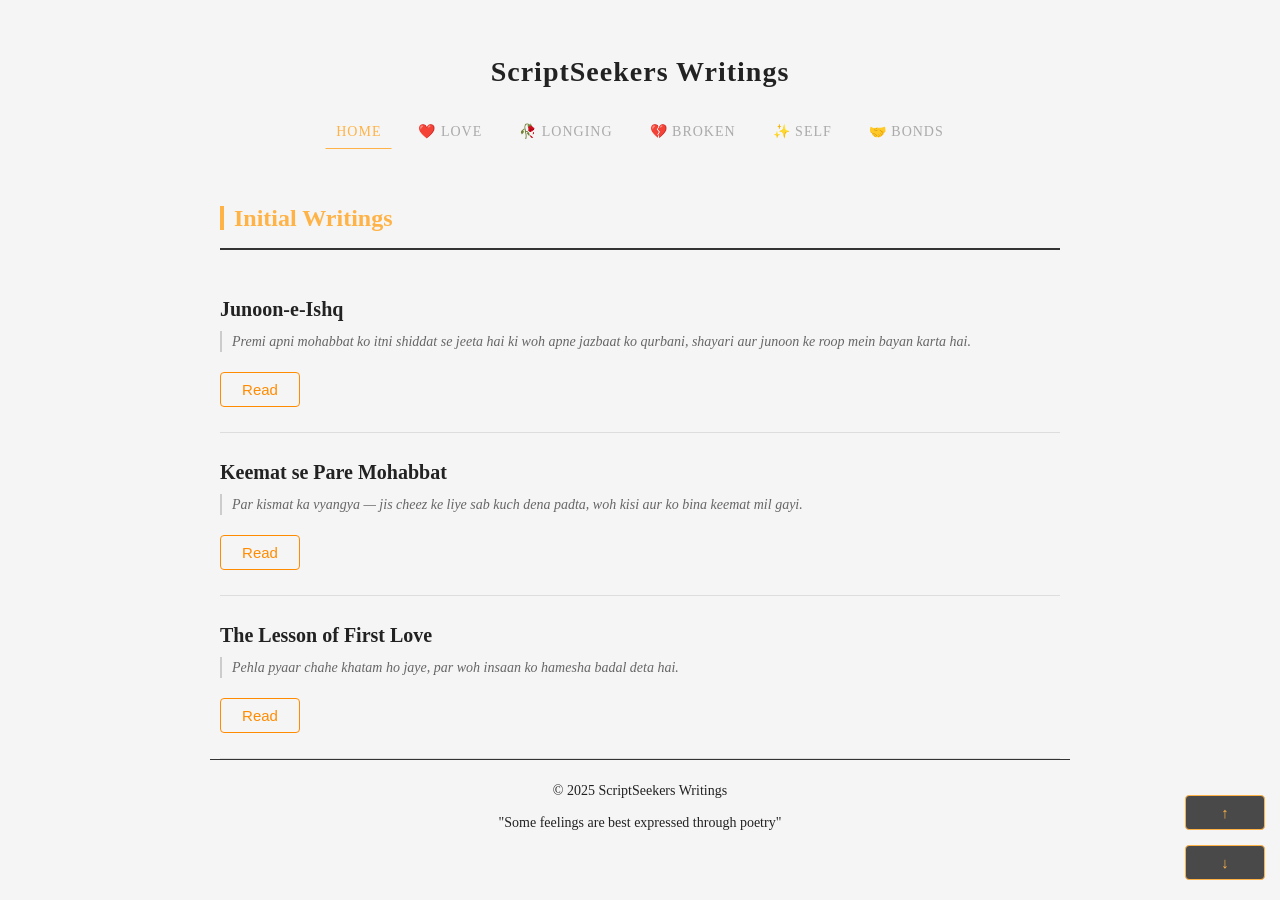
<file: index.html>
<!DOCTYPE html>
<html lang="en">

<head>
  <meta charset="UTF-8">
  <meta name="viewport" content="width=device-width, initial-scale=1.0">
  <title>ScriptSeekers Writings - Home</title>
  <link rel="stylesheet" href="styles.css">
  <link rel="stylesheet" href="mobile.css" media="(max-width: 768px)">
</head>

<body>

  <h1 id="top">ScriptSeekers Writings</h1>

  <div class="nav-buttons">
    <button onclick="goTop()" title="Go to top">↑</button>
    <button onclick="goBottom()" title="Go to bottom">↓</button>
  </div>

  <div class="section-nav">
    <a href="index.html" style="color: #ffb347; border-bottom: 1px solid #ffb347;">Home</a>
    <a href="love.html">❤️ Love</a>
    <a href="longing.html">🥀 Longing</a>
    <a href="broken.html">💔 Broken</a>
    <a href="self.html">✨ Self</a>
    <a href="bonds.html">🤝 Bonds</a>
  </div>

  <div class="featured-writings">
    <h2 class="section-header">Initial Writings</h2>

    <div class="card">
      <div class="title">Junoon-e-Ishq</div>
      <div class="summary">Premi apni mohabbat ko itni shiddat se jeeta hai ki woh apne jazbaat ko qurbani, shayari aur
        junoon ke roop mein bayan karta hai.</div>
      <button onclick="toggle(this)">Read</button>
      <div class="content">
        Tum kisi talab par aao,
        Main wahi doob dikhauga.
        Akshar bhar mera naam ka bolo,
        Badnaam bhi ho jaunga. ❤️
        Tum se hai to duniya se pyaar hai mujhko,
        Tum muh fero,
        Main qayamat launga.
        Praan mere pallo mein baandhke,
        Bas awaaz bakhsh do.
        Tumhari payal aur meri dhadkan si,
        Main nazmon mein sunaunga.
        Aur jo koi sookha kar de,
        Meri is madhushala ko, ❤️
        Main devon ke kanthon se halahal ugalvaunga.
      </div>
    </div>

    <div class="card">
      <div class="title">Keemat se Pare Mohabbat</div>
      <div class="summary">Par kismat ka vyangya — jis cheez ke liye sab kuch dena padta, woh kisi aur ko bina keemat
        mil gayi.</div>
      <button onclick="toggle(this)">Read</button>
      <div class="content">
        Mujhe wo har minnat me chahiye tha,
        Aankhon ke zeenat pe chaliye tha.

        Usse muft mein paa liye kisi ne…
        Jo mujhe har keemat mein chahiye tha.
      </div>
    </div>

    <div class="card">
      <div class="title">The Lesson of First Love</div>
      <div class="summary">Pehla pyaar chahe khatam ho jaye, par woh insaan ko hamesha badal deta hai.</div>
      <button onclick="toggle(this)">Read</button>
      <div class="content">
        No matter how it ends, first love always changes you.
        It always teaches you something very special, something very deep.

        #NewPerspective #First-Love
        #deep.love #LOVE_IS_ROYALTY
      </div>
    </div>
  </div>

  <footer>
    <div class="footer-bottom">
      <p>© 2025 ScriptSeekers Writings</p>
      <p>"Some feelings are best expressed through poetry"</p>
    </div>
  </footer>

  <div id="bottom"></div>
  <script src="script.js"></script>
</body>

</html>
</file>
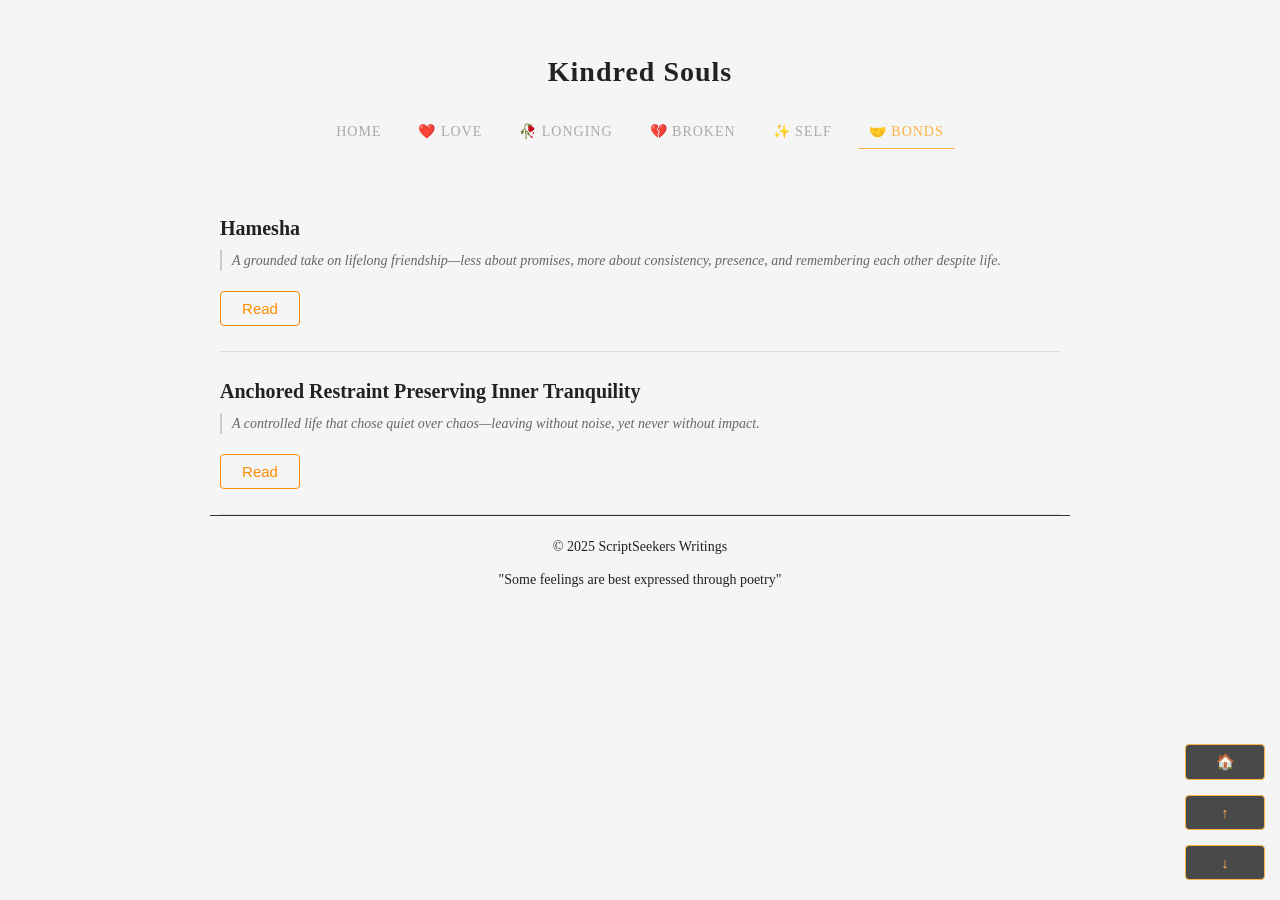
<file: bonds.html>
<!DOCTYPE html>
<html lang="en">
<head>
  <meta charset="UTF-8">
  <meta name="viewport" content="width=device-width, initial-scale=1.0">
  <title>Kindred Souls - ScriptSeekers</title>
  <link rel="stylesheet" href="styles.css">
  <link rel="stylesheet" href="mobile.css" media="(max-width: 768px)">
</head>
<body>
  
<h1 id="top">Kindred Souls</h1>

<div class="nav-buttons">
  <button onclick="location.href='index.html'" title="Go Home">🏠</button>
  <button onclick="goTop()" title="Go to top">↑</button>
  <button onclick="goBottom()" title="Go to bottom">↓</button>
</div>

<div class="section-nav">
  <a href="index.html">Home</a>
  <a href="love.html">❤️ Love</a>
  <a href="longing.html">🥀 Longing</a>
  <a href="broken.html">💔 Broken</a>
  <a href="self.html">✨ Self</a>
  <a href="bonds.html" style="color: #ffb347; border-bottom: 1px solid #ffb347;">🤝 Bonds</a>
</div>

<div id="bonds">
  <!-- 8 -->
  <div class="card">
    <div class="title">Hamesha</div>
    <div class="summary">A grounded take on lifelong friendship—less about promises, more about consistency, presence, and remembering each other despite life.</div>
    <button onclick="toggle(this)">Read</button>
    <div class="content">
  Forever dosti koi vaada nahi,
  ek choti si zimmedaari hoti hai.
  Hum chahe pehli priority na bane,
  par ek priority zaroor hote hain.
  
  Zindagi sabko busy karti hai,
  raaste alag-alag mod leti hain.
  Phir bhi asli dosti tab dikhti hai
  jab hum yaad rakhte hain
  ki koi humara bhi hai.
  
  Na roz ki baatein zaroori,
  na har pal saath rehna.
  Bas kabhi-kabhi ek message,
  ek smile, ek "tu theek hai na?"
  
  Forever dosti ka raaz yahi hai
  ki hum perfect nahi hote,
  par phir bhi ek dusre ko
  apni priorities mein
  kahin na kahin rakhe rehte hain.
    </div>
  </div>
  
  <!-- 16 --> 
  <div class="card">
    <div class="title">Anchored Restraint Preserving Inner Tranquility</div> 
    <div class="summary">
      A controlled life that chose quiet over chaos—leaving without noise, yet never without impact.
    </div>
    <button onclick="toggle(this)">Read</button>
    <div class="content">
      He lived contained, not because he felt less,  
      but because he understood the cost of chaos.
      He chose peace with control over loud connection,  
      and in leaving softly,  
      he taught others how to stand without him.
  
      Woh logon ke beech hansi chhod jaata hai,
      par apni khamoshi kahin aur likh jaata hai.
      Zinda reh ke usne khud ko sambhaala,
      mar ke shayad apna bojh halka kar jaata hai.
  
      Usse uljhan se darr nahi था,
      bas dil ke shor se bach ke chala.
      Kaam mein usne nishaan chhode,
      rishton mein bas itna ki —
      kisi ko tootna na pade.
  
      Woh dil deta था, par poora nahi,
      kyunki usse yaadein bhaari lagti thi.
      Par jab woh nahi rahega,
      tab log samjhenge —
      uski kam baatein bhi wazan rakhti thi.
  
      Akela rehna uski kamzori nahi thi,
      yeh uska tarika था zinda rehne ka.
      Par marne ke baad,
      uska sukoon logon ke yaadon mein badhega,
      kyunki woh kabhi bojh nahi bana.
  
      Woh chala jaayega bina hungame ke,
      jaise jeeya था waise hi — shaant.
      Par jo ek baar uski zindagi mein aaya,
      uske andar ek aadat chhod jaayega:
      khud ko sambhaal ke jeene ki.
  
      Aur shayad yehi uski jeet hai —
      na roye hue log,
      na tootay hue dil,
      bas ek khamosh respect
      jo uske baad bhi zinda rahe.
  
      Kyunki kuch log jeete hain pyaar ke liye,
      aur kuch —
      taaki unke jaane ke baad bhi
      duniya thodi zyada stable lage.
    </div>
  </div>
</div>

<footer>
  <div class="footer-bottom">
    <p>© 2025 ScriptSeekers Writings</p>
    <p>"Some feelings are best expressed through poetry"</p>
  </div>
</footer>

<div id="bottom"></div>
<script src="script.js"></script>
</body>
</html>
</file>
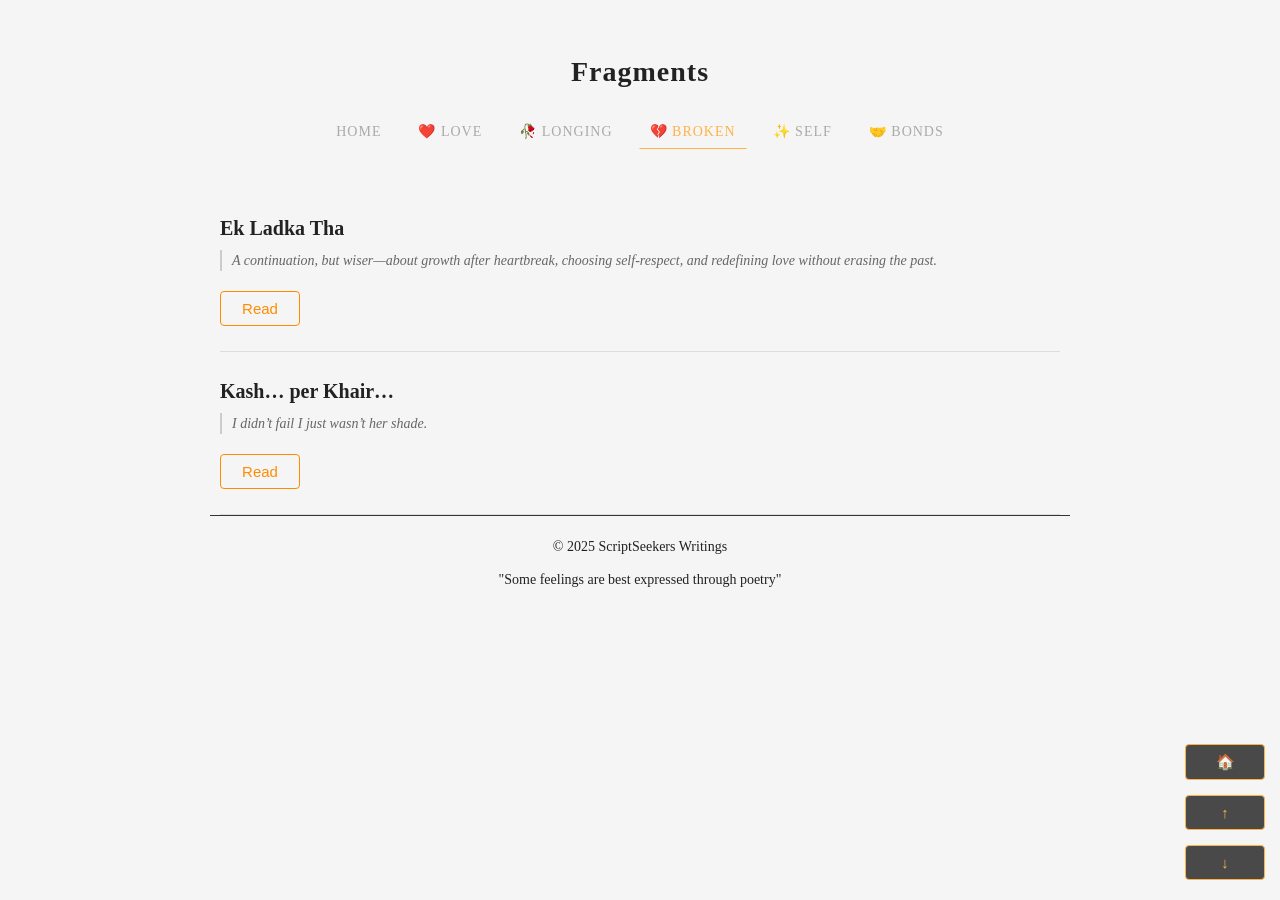
<file: broken.html>
<!DOCTYPE html>
<html lang="en">
<head>
  <meta charset="UTF-8">
  <meta name="viewport" content="width=device-width, initial-scale=1.0">
  <title>Fragments - ScriptSeekers</title>
  <link rel="stylesheet" href="styles.css">
  <link rel="stylesheet" href="mobile.css" media="(max-width: 768px)">
</head>
<body>
  
<h1 id="top">Fragments</h1>

<div class="nav-buttons">
  <button onclick="location.href='index.html'" title="Go Home">🏠</button>
  <button onclick="goTop()" title="Go to top">↑</button>
  <button onclick="goBottom()" title="Go to bottom">↓</button>
</div>

<div class="section-nav">
  <a href="index.html">Home</a>
  <a href="love.html">❤️ Love</a>
  <a href="longing.html">🥀 Longing</a>
  <a href="broken.html" style="color: #ffb347; border-bottom: 1px solid #ffb347;">💔 Broken</a>
  <a href="self.html">✨ Self</a>
  <a href="bonds.html">🤝 Bonds</a>
</div>

<div id="broken">
  <!-- 12 -->
  <div class="card">
    <div class="title">Ek Ladka Tha</div>
    <div class="summary">A continuation, but wiser—about growth after heartbreak, choosing self-respect, and redefining love without erasing the past.</div>
    <button onclick="toggle(this)">Read</button>
    <div class="content">
  Ek ladka tha jo kabhi tumse bohot pyaar karta था
  Ek ladka tha jo har roz tumhe yaad karta था
  Ek ladka tha jo khone se darta rehta था
  Aur tumhare rone ka bojh khud pe sehta था
  
  Ek ladka tha jo dil ki baat keh nahi paaya
  Aur chup rehkar khud ko hi haar gaya
  Ek ladka था jo tumhare bina reh nahi paata था
  Aur isi aadat ne use kamzor bana diya था
  
  Ek ladka था jo paane ko tarasta raha
  Aur tumhe dekh kar bhi sirf hasta raha
  Ek ladka था jo khud ko tumhara maanta था
  Aur tumhe apni duniya jaanta था
  
  Par waqt ne use ek baat sikha di
  Ki mohabbat sirf mehsoos karna kaafi nahi hota
  Ek dia usne khud ko chunte hue dekha
  Aur samajh gaya har kahani ka ant rona nahi hota
  
  Ab ek ladka hai
  Jo yaad toh karta hai, par rukta nahi
  Jo darta nahi, jo toot kar bikta nahi
  Jo tumhe apni kahani ka hissa maanta hai
  Par poori kahani nahi
  Tum ab bhi ho yaadon mein, sach hai
  Par jagah badal chuki hai
  
  Woh ladka jo kabhi "main hi hoon" kehta था
  Aaj bas itna kehta hai
  "Main tha."
    </div>
  </div>
  
  <!-- 15 -->
  <div class="card">
    <div class="title">Kash… per Khair…</div>
    <div class="summary">I didn’t fail I just wasn’t her shade.</div>
    <button onclick="toggle(this)">Read</button>
    <div class="content">
  <b>A</b>dmired in silence,
  <b>L</b>oved without permission.
  <b>I</b>ntelligent enough to never pretend,
  <b>S</b>trong enough to walk away whole,
  <b>H</b>onest even when honesty bruises,
  <b>A</b>uthentic in a world addicted to masks.
  
  In the feeling of her,
  I become the best shade of green—
  But she has always loved blue.
    </div>
  </div>
</div>

<footer>
  <div class="footer-bottom">
    <p>© 2025 ScriptSeekers Writings</p>
    <p>"Some feelings are best expressed through poetry"</p>
  </div>
</footer>

<div id="bottom"></div>
<script src="script.js"></script>
</body>
</html>
</file>
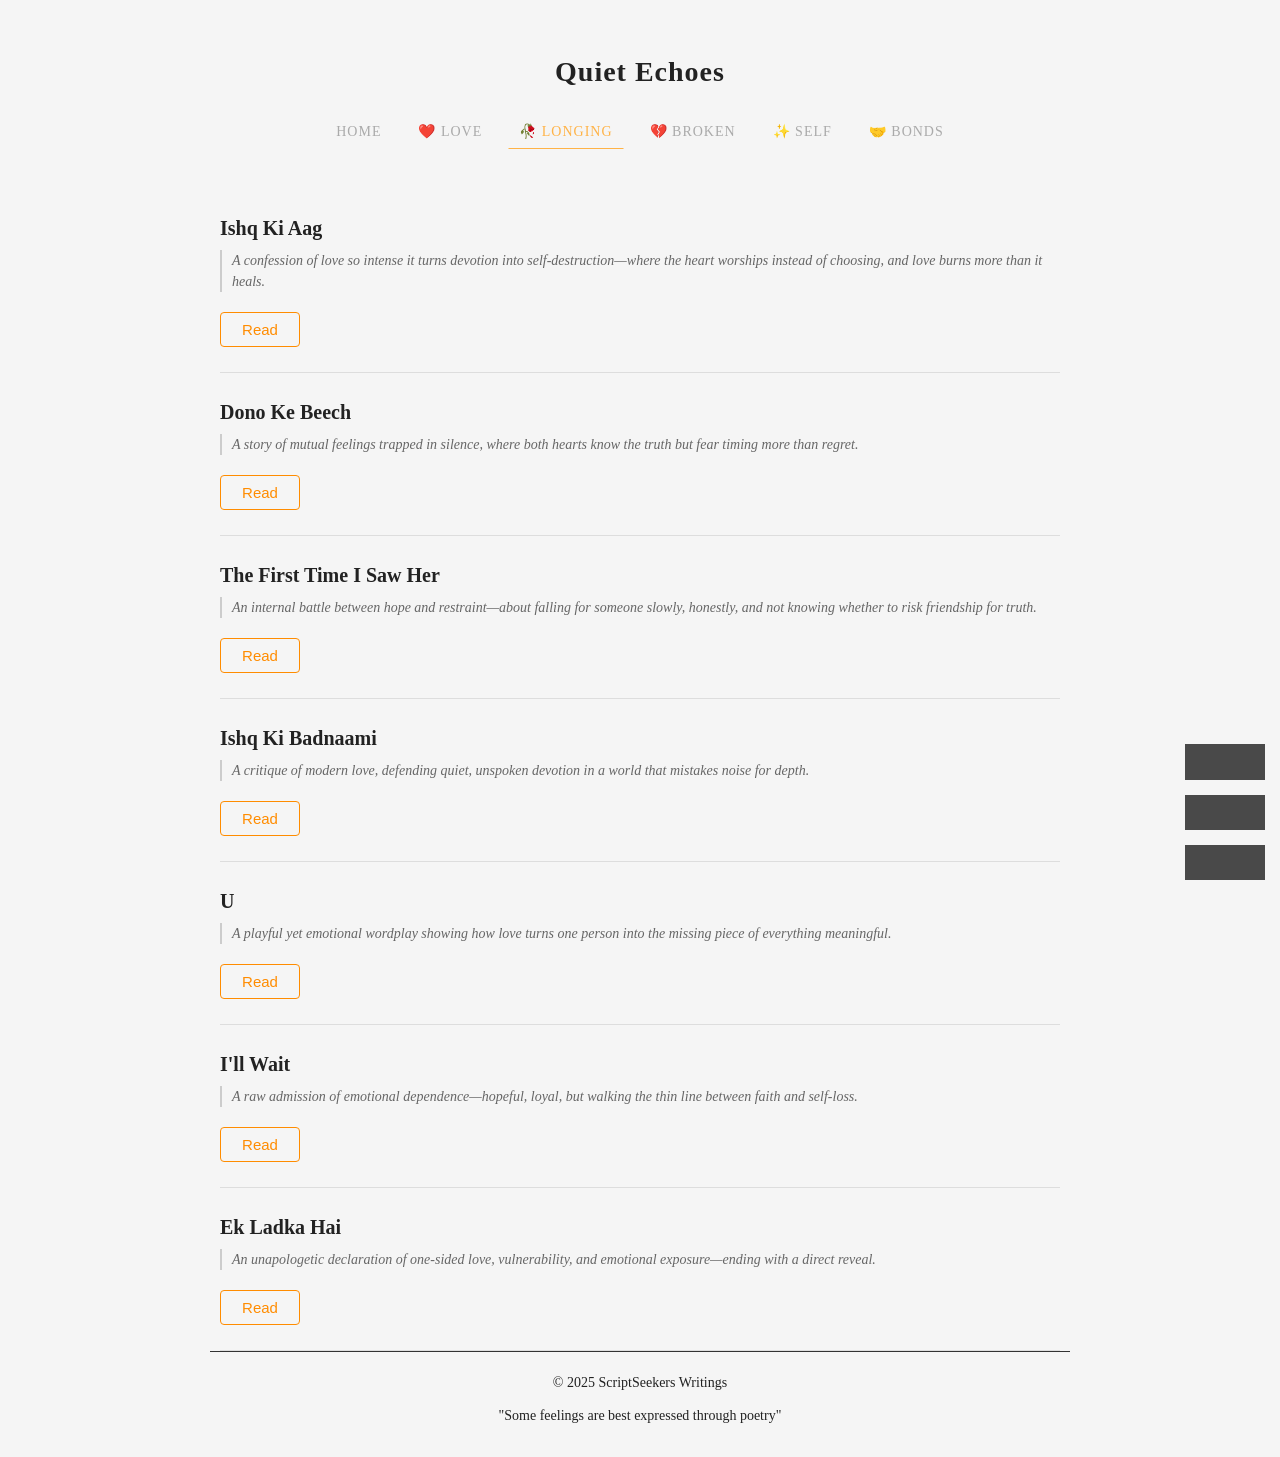
<file: longing.html>
<!DOCTYPE html>
<html lang="en">
<head>
  <meta charset="UTF-8">
  <meta name="viewport" content="width=device-width, initial-scale=1.0">
  <title>Quiet Echoes - ScriptSeekers</title>
  <link rel="stylesheet" href="styles.css">
  <link rel="stylesheet" href="mobile.css" media="(max-width: 768px)">
</head>
<body>
  
<h1 id="top">Quiet Echoes</h1>

<div class="nav-buttons">
  <button onclick="location.href='index.html'" title="Go Home">🏠</button>
  <button onclick="goTop()" title="Go to top">↑</button>
  <button onclick="goBottom()" title="Go to bottom">↓</button>
</div>

<div class="section-nav">
  <a href="index.html">Home</a>
  <a href="love.html">❤️ Love</a>
  <a href="longing.html" style="color: #ffb347; border-bottom: 1px solid #ffb347;">🥀 Longing</a>
  <a href="broken.html">💔 Broken</a>
  <a href="self.html">✨ Self</a>
  <a href="bonds.html">🤝 Bonds</a>
</div>

<div id="longing">
  <!-- 1 -->
  <div class="card">
    <div class="title">Ishq Ki Aag</div>
    <div class="summary">A confession of love so intense it turns devotion into self-destruction—where the heart worships instead of choosing, and love burns more than it heals.</div>
    <button onclick="toggle(this)">Read</button>
    <div class="content">
  Maine pucha apne Ishq se,
  "Kya main kar sakta hoon tumhari fikar?"
  Ishq ne dhadkan chhoo kar kaha,
  "Jo tumhara dil chahe, wahi sachkar."
  
  Dil ne cheekh kar kaha,
  "Main tumhara hona chahta hoon…
  Poora, bina kisi bhi shart ke."
  
  Par main dil de na saka,
  Kyuki yeh bechaara dil
  Tumhari har ada, har nazakat ko
  Bhagwan ki tarah chahne laga hai.
  
  Ab halat yeh hai
  Mera dil bhi Ishq ki tarah
  Tum par hi jalta,
  Tum par hi pighalta,
  Tum par hi bikhar raha hai.
  
  Ki chandi sona ek taraf,
  aur tera hona ek taraf.
  Ek taraf teri aankhen,
  jaadu tona ek taraf.
    </div>
  </div>

  <!-- 5 -->
  <div class="card">
    <div class="title">Dono Ke Beech</div>
    <div class="summary">A story of mutual feelings trapped in silence, where both hearts know the truth but fear timing more than regret.</div>
    <button onclick="toggle(this)">Read</button>
    <div class="content">
  Na tu bola, na main,
  par har lafz ke beech kuch था.
  Hawa bhi jaanti thi,
  ke khamoshi mein ishq sa kuch था.
  
  Tere dekhne ka andaaz,
  aur mera nazar jhuka lena,
  ye dono adhoori baatein,
  par dil ka keh jaana.
  
  Kisi ne poocha, “kuch chal raha hai?”
  hum dono muskura diye,
  ek jaise jazbaat the dono ke,
  bas alfaaz kahaan diye?
  
  Tu bhi samajhta tha,
  main bhi mehsoos karti thi,
  par dono ne khud se kaha,
  “abhi waqt nahi, bas yehi sahi.”
  
  Aur waqt guzarta gaya,
  par wo ehsaas wahi tha
  na izhaar hua, na inkaar,
  par pyaar… dono ke dilon mein wahi था. ❤️
    </div>
  </div>
  
  <!-- 6 -->
  <div class="card">
    <div class="title">The First Time I Saw Her</div>
    <div class="summary">An internal battle between hope and restraint—about falling for someone slowly, honestly, and not knowing whether to risk friendship for truth.</div>
    <button onclick="toggle(this)">Read</button>
    <div class="content">
  The first time I saw her,
  the world slowed down for a breath.
  I was on the field sweat, dust, and nightlight
  and there she stood,
  in a white jacket and black jeans,
  composed, distant, whispering to her phone,
  as if the universe bowed quietly to her calm.
  
  I don't know why,
  but something inside me stirred that day
  a pull, a quiet ache.
  She felt like a story I could never belong to,
  someone far beyond my reach,
  a league I could only dream of entering.
  
  Four years slipped by like passing clouds,
  and now, she talks to me.
  Sometimes we walk,
  side by side, under evening skies,
  and I swear,
  she feels almost like my type
  maybe even more.
  
  I've never lied to her,
  not once
  my heart's been an open page.
  But hers?
  I can't read it yet.
  
  And now I stand here, torn
  should I keep this fragile friendship,
  or risk it all,
  and let love take its chance?
    </div>
  </div>
  
  <!-- 7 -->
  <div class="card">
    <div class="title">Ishq Ki Badnaami</div>
    <div class="summary">A critique of modern love, defending quiet, unspoken devotion in a world that mistakes noise for depth.</div>
    <button onclick="toggle(this)">Read</button>
    <div class="content">
  Kehte hain mujhe kya pata ishq kya hota hai,
  arre yeh kambakht ishq hi toh badnaam hota hai.
  Aaj ke log kya samjhein mohabbat ka junoon,
  Jo khamoshi se chaahe, jo naa keh ke bhi kehna chaahe
  wahi asar-daam hota hai.
    </div>
  </div>
  
  <!-- 9 -->
  <div class="card">
    <div class="title">U</div>
    <div class="summary">A playful yet emotional wordplay showing how love turns one person into the missing piece of everything meaningful.</div>
    <button onclick="toggle(this)">Read</button>
    <div class="content">
  How can I "LA_GH" without "U"
  How can I "TR_ST" without "U"
  How can I "H_G" without "U"
  How can I have "F_N" without "U"
  How can I have a "F_TURE" without "U"
  My "SO_L" is incomplete without "U"
    </div>
  </div>
  
  <!-- 10 -->
  <div class="card">
    <div class="title">I'll Wait</div>
    <div class="summary">A raw admission of emotional dependence—hopeful, loyal, but walking the thin line between faith and self-loss.</div>
    <button onclick="toggle(this)">Read</button>
    <div class="content">
  God is not letting me forget about you and me.
  Every single day I miss you, I feel alone without you.
  I don't know what is going on in my mind,
  I just know that you're the love of my life.
  So I'll wait for you, and I know that one day
  we will be together and live happily....
    </div>
  </div>
  
  <!-- 11 -->
  <div class="card">
    <div class="title">Ek Ladka Hai</div>
    <div class="summary">An unapologetic declaration of one-sided love, vulnerability, and emotional exposure—ending with a direct reveal.</div>
    <button onclick="toggle(this)">Read</button>
    <div class="content">
  Ek Ladka Hai Jo Tumse Bohot Pyar Karta Hai
  Ek Ladka Hai Jo Tumhe Bohot Yaad Karta Hai
  Ek Ladka Hai Jo Darta Hai Tumhe Khone Se
  Ek Ladka Hai Jo Darta Hai Tumhare Rone Se
  Ek Ladka Hai Jo Dil Ki Tumhe Keh Nahi Paata
  Ek Ladka Hai Jo Tere Bagair Reh Nahi Paata
  Ek Ladka Hai Jo Tumhe Paane Ko Tarsta Hai
  Ek Ladka Hai Jo Tumhe Dekh Kar Hasta Hai
  Ek Ladka Hai Jo Khudko Tumhara Kehta Hai
  Ek Ladka Hai Jo Tujhe Sabse Pyara Kehta Hai
  Ek Ladka Hai Jiski Tu Mohabat Hai Jaan Hai
  Ek Ladka Hai Jo Tere Liye Rehta Pareshan Hai
  Uss Ladke Se Abhi Tak, Be Khabar Hai Tu
  Woh Ladka Haaye Woh Ladka,
  Main Hi Hoon.
    </div>
  </div>
</div>

<footer>
  <div class="footer-bottom">
    <p>© 2025 ScriptSeekers Writings</p>
    <p>"Some feelings are best expressed through poetry"</p>
  </div>
</footer>

<div id="bottom"></div>
<script src="script.js"></script>
</body>
</html>
</file>
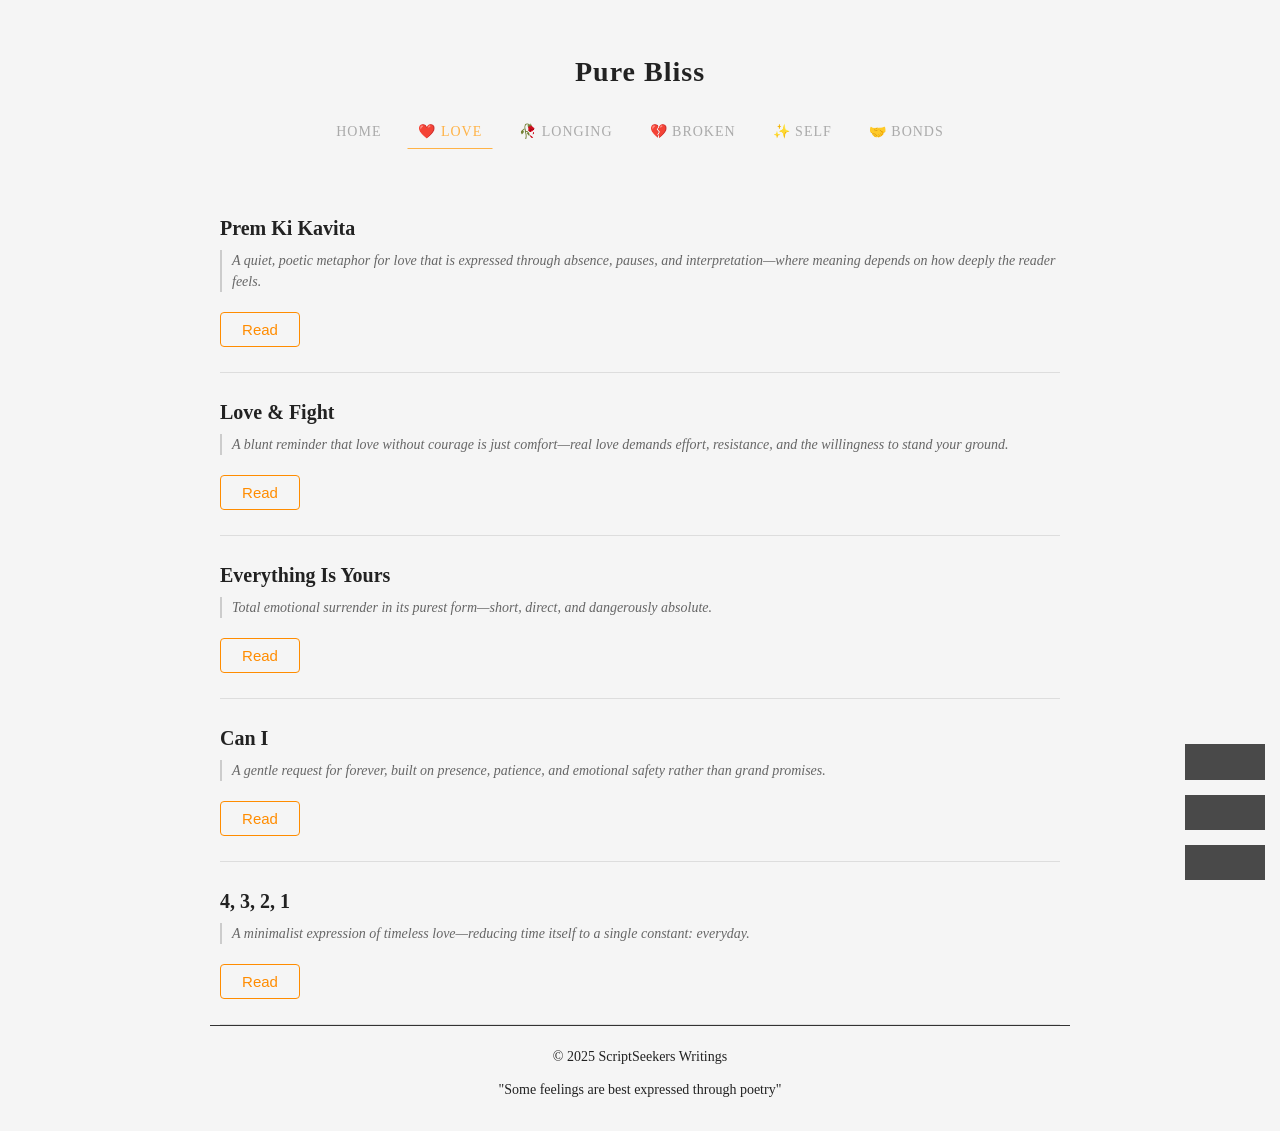
<file: love.html>
<!DOCTYPE html>
<html lang="en">
<head>
  <meta charset="UTF-8">
  <meta name="viewport" content="width=device-width, initial-scale=1.0">
  <title>Pure Bliss - ScriptSeekers</title>
  <link rel="stylesheet" href="styles.css">
  <link rel="stylesheet" href="mobile.css" media="(max-width: 768px)">
</head>
<body>
  
<h1 id="top">Pure Bliss</h1>

<div class="nav-buttons">
  <button onclick="location.href='index.html'" title="Go Home">🏠</button>
  <button onclick="goTop()" title="Go to top">↑</button>
  <button onclick="goBottom()" title="Go to bottom">↓</button>
</div>

<div class="section-nav">
  <a href="index.html">Home</a>
  <a href="love.html" class="active" style="color: #ffb347; border-bottom: 1px solid #ffb347;">❤️ Love</a>
  <a href="longing.html">🥀 Longing</a>
  <a href="broken.html">💔 Broken</a>
  <a href="self.html">✨ Self</a>
  <a href="bonds.html">🤝 Bonds</a>
</div>

<div id="love">
  <!-- 2 -->
  <div class="card">
    <div class="title">Prem Ki Kavita</div>
    <div class="summary">A quiet, poetic metaphor for love that is expressed through absence, pauses, and interpretation—where meaning depends on how deeply the reader feels.</div>
    <button onclick="toggle(this)">Read</button>
    <div class="content">
  Priy likhakar niche likh du naam tumhara,
  kuch jagah beech me chhod,
  niche likh dun sada tumhara.
  
  Likha beech me kya,
  yeh tumko padhna hai,
  kagaz par man ki bhasha ka
  artha samajhna hai.
  
  Jo bhi artha nikalogi tum,
  wah mujhko swikar;
  jhuke adhar, jhuke nayan,
  maun adhar ya kora kagaz —
  artha sabhi ka pyar.
    </div>
  </div>
  
  <!-- 3 -->
  <div class="card">
    <div class="title">Love & Fight</div>
    <div class="summary">A blunt reminder that love without courage is just comfort—real love demands effort, resistance, and the willingness to stand your ground.</div>
    <button onclick="toggle(this)">Read</button>
    <div class="content">
  If you're a lover,
  you gotta be a fighter.
  Because if you don't fight for your love,
  what kind of love do you have?
    </div>
  </div>
  
  <!-- 4 -->
  <div class="card">
    <div class="title">Everything Is Yours</div>
    <div class="summary">Total emotional surrender in its purest form—short, direct, and dangerously absolute.</div>
    <button onclick="toggle(this)">Read</button>
    <div class="content">
  You are the love of my life.
  Everything I have.
  And everything I am.
  Is yours.
    </div>
  </div>
  
  <!-- 13 -->
  <div class="card">
    <div class="title">Can I</div>
    <div class="summary">A gentle request for forever, built on presence, patience, and emotional safety rather than grand promises.</div>
    <button onclick="toggle(this)">Read</button>
    <div class="content">
  Can I hold your hand,
  not just today, but through every storm and sunrise?
  & Can I be the one who listens to your silence and still understands?
  Can I stay
  when the world feels too heavy, and remind you how light love can feel?
  Can I love you in all the little ways in every glance, every word, every heartbeat-
  for as long as forever remembers us?
    </div>
  </div>
  
  <!-- 14 -->
  <div class="card">
    <div class="title">4, 3, 2, 1</div>
    <div class="summary">A minimalist expression of timeless love—reducing time itself to a single constant: everyday.</div>
    <button onclick="toggle(this)">Read</button>
    <div class="content">
  I can love you for 4 days
  Summer day, Winter day, Rainy day, Autumn day.
  May be 3 days
  Yesterday, Today, Tomorrow.
  No it should be 2 times
  Day & Night.
  May be 1 day
  Everyday.
    </div>
  </div>
</div>

<footer>
  <div class="footer-bottom">
    <p>© 2025 ScriptSeekers Writings</p>
    <p>"Some feelings are best expressed through poetry"</p>
  </div>
</footer>

<div id="bottom"></div>
<script src="script.js"></script>
</body>
</html>
</file>
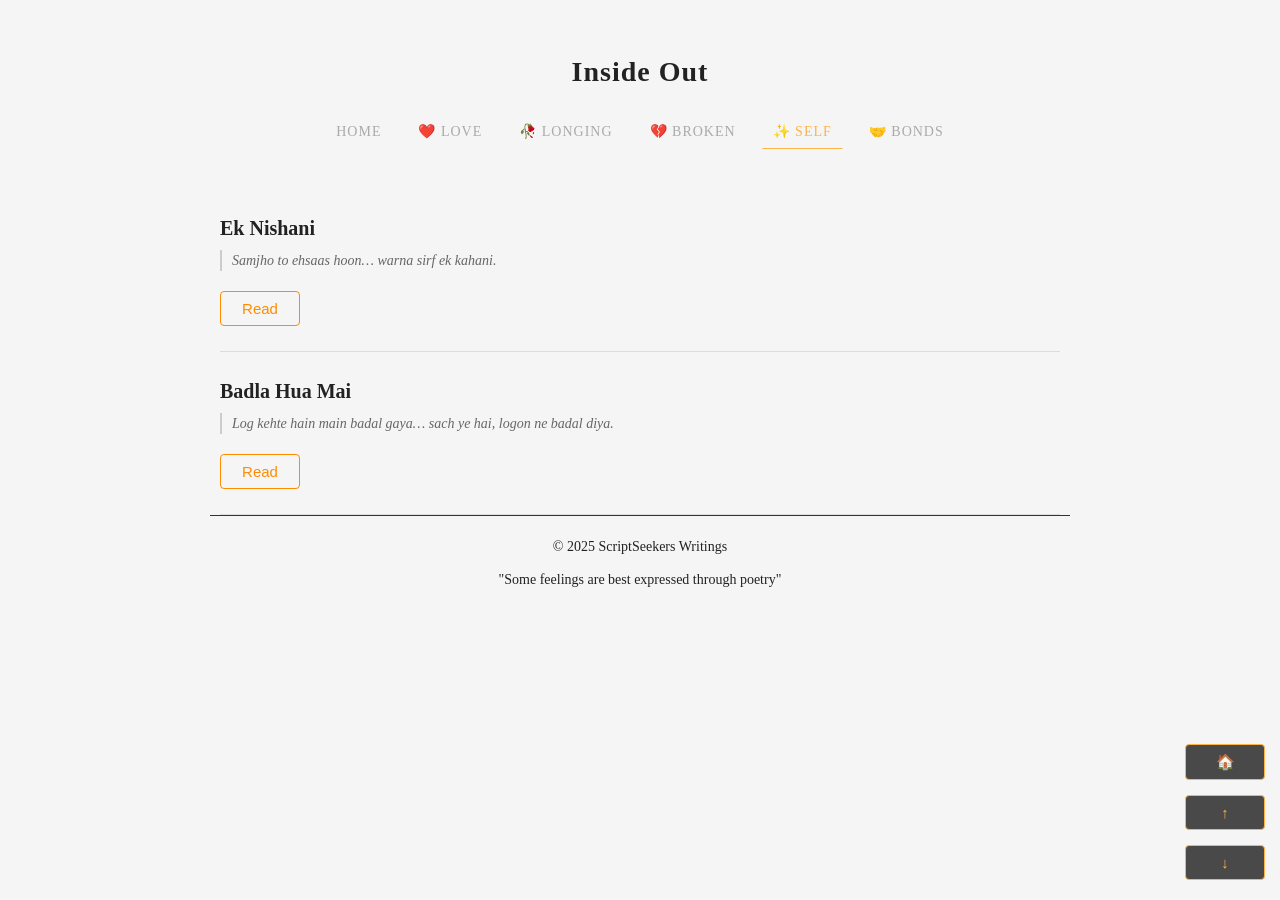
<file: self.html>
<!DOCTYPE html>
<html lang="en">
<head>
  <meta charset="UTF-8">
  <meta name="viewport" content="width=device-width, initial-scale=1.0">
  <title>Inside Out - ScriptSeekers</title>
  <link rel="stylesheet" href="styles.css">
  <link rel="stylesheet" href="mobile.css" media="(max-width: 768px)">
</head>
<body>
  
<h1 id="top">Inside Out</h1>

<div class="nav-buttons">
  <button onclick="location.href='index.html'" title="Go Home">🏠</button>
  <button onclick="goTop()" title="Go to top">↑</button>
  <button onclick="goBottom()" title="Go to bottom">↓</button>
</div>

<div class="section-nav">
  <a href="index.html">Home</a>
  <a href="love.html">❤️ Love</a>
  <a href="longing.html">🥀 Longing</a>
  <a href="broken.html">💔 Broken</a>
  <a href="self.html" style="color: #ffb347; border-bottom: 1px solid #ffb347;">✨ Self</a>
  <a href="bonds.html">🤝 Bonds</a>
</div>

<div id="self">
  <!-- 17 -->
  <div class="card">
    <div class="title">Ek Nishani</div>
    <div class="summary">Samjho to ehsaas hoon… warna sirf ek kahani.</div>
    <button onclick="toggle(this)">Read</button>
    <div class="content">
  Rakh sako to ek nishani hu mai,  
  Kho do to sirf ek kahani hu mai.  
  
  Wo ek bund aankh ka paani hu mai.  
  
  Sabko pyaar dene ki aadat hai mujhe,  
  Apni alag pehchaan banane ki aadat hai mujhe.  
  Kitna bhi gehra zakhm de koi,  
  Utna hi zyada muskurane ki aadat hai mujhe.  
  
  Akela khwab hu mai,  
  Sawalon se khafa chhota sa jawab hu mai.  
  Jo samajh na sake — unke liye kaun?  
  Jo jaan gaye — unke liye khuli kitaab hu mai.  
  
  Aankhon se dekhoge to khush paoge,  
  Dil se puchoge to dard ka sailaab hu mai.  
  
  Agar rakh sako to ek nishani hu mai,  
  Kho do to sirf ek kahani hu mai.
    </div>
  </div>
  
  <!-- 18 -->
  <div class="card">
    <div class="title">Badla Hua Mai</div>
    <div class="summary">Log kehte hain main badal gaya… sach ye hai, logon ne badal diya.</div>
    <button onclick="toggle(this)">Read</button>
    <div class="content">
  Khamosh chehre par  
  Hazaaro pehre hote hai,  
  Hasti aankhon me bhi  
  Zakhm gehre hote hai.  
  
  Jaroorat thi sahare ki  
  Jab toot gaye the mere sapne,  
  Paraayo ne saath diya,  
  Aur rang dikha gaye apne.  
  
  Bura nahi hu mai,  
  Meri bhi kuch kahani hai,  
  Yeh jo badla badla sa lagta hu,  
  Apno ki hi meharbani hai.
    </div>
  </div>
</div>

<footer>
  <div class="footer-bottom">
    <p>© 2025 ScriptSeekers Writings</p>
    <p>"Some feelings are best expressed through poetry"</p>
  </div>
</footer>

<div id="bottom"></div>
<script src="script.js"></script>
</body>
</html>
</file>
<file: styles.css>
* {
  margin: 0;
  padding: 0;
  box-sizing: border-box;
}

.nav-buttons {
  position: fixed;
  right: 15px;
  bottom: 20px;
  display: flex;
  flex-direction: column;
  gap: 10px;
  z-index: 999;
}

.nav-buttons button {
  background: rgba(0,0,0,0.7);
  backdrop-filter: blur(4px);
  color: #ffb347;
  border: 1px solid #ffb347;
  padding: 8px 20px;
  cursor: pointer;
  border-radius: 4px;
  font-size: 15px;
  transition: all 0.3s ease;
  min-width: 80px;
}

.nav-buttons button:hover {
  background: #ffb347;
  color: #000;
}

.nav-buttons button:active {
  transform: scale(0.98);
}

body {
  font-family: Georgia, serif;
  background: #0f0f0f;
  color: #f2f2f2;
  max-width: 900px;
  margin: 0 auto;
  padding: 20px;
  line-height: 1.6;
}

h1 {
  text-align: center;
  margin: 30px 0 20px;
  letter-spacing: 1px;
  font-size: 28px;
  padding: 0 10px;
}

.section-nav {
  display: flex;
  justify-content: center;
  gap: 15px;
  margin-bottom: 40px;
  flex-wrap: wrap;
}

.section-nav a {
  text-decoration: none;
  color: #aaa;
  font-size: 14px;
  text-transform: uppercase;
  letter-spacing: 1px;
  padding: 5px 10px;
  border: 1px solid transparent;
  transition: all 0.3s ease;
}

.section-nav a:hover {
  color: #ffb347;
  border-bottom: 1px solid #ffb347;
}

.section-header {
  font-size: 24px;
  color: #ffb347;
  margin: 50px 10px 20px;
  padding-bottom: 10px;
  border-bottom: 2px solid #333;
  text-transform: capitalize;
  display: flex;
  align-items: center;
  gap: 10px;
}

.section-header::before {
  content: "";
  display: inline-block;
  width: 4px;
  height: 24px;
  background: #ffb347;
}

.card {
  border-bottom: 1px solid #333;
  padding: 25px 0;
  margin: 0 10px;
}

.title {
  font-size: 20px;
  font-weight: bold;
  margin-bottom: 8px;
  line-height: 1.4;
}

.summary {
  color: #aaa;
  font-style: italic;
  margin-bottom: 15px;
  font-size: 14px;
  line-height: 1.5;
  padding-left: 10px;
  border-left: 2px solid #444;
}

.category-grid {
  display: grid;
  grid-template-columns: repeat(auto-fit, minmax(280px, 1fr));
  gap: 20px;
  margin: 40px 10px;
}

.category-card {
  background: rgba(255, 255, 255, 0.05);
  border: 1px solid #333;
  padding: 40px 20px;
  text-align: center;
  border-radius: 8px;
  text-decoration: none;
  color: #f2f2f2;
  transition: all 0.4s cubic-bezier(0.175, 0.885, 0.32, 1.275);
  display: flex;
  flex-direction: column;
  justify-content: center;
  align-items: center;
  gap: 15px;
}

.category-card:hover {
  background: rgba(255, 179, 71, 0.1);
  border-color: #ffb347;
  transform: translateY(-5px);
}

.category-card .icon {
  font-size: 40px;
  margin-bottom: 5px;
}

.category-card h3 {
  font-size: 22px;
  color: #ffb347;
  letter-spacing: 1px;
}

.category-card p {
  font-size: 14px;
  color: #aaa;
  font-style: italic;
}

button {
  background: transparent;
  color: #ffb347;
  border: 1px solid #ffb347;
  padding: 8px 20px;
  cursor: pointer;
  border-radius: 4px;
  margin-top: 5px;
  font-size: 15px;
  transition: all 0.3s ease;
  min-width: 80px;
}

button:hover {
  background: #ffb347;
  color: #000;
}

button:active {
  transform: scale(0.98);
}

.content {
  display: none;
  white-space: pre-line;
  margin-top: 20px;
  line-height: 1.8;
  color: #e6e6e6;
  padding-left: 10px;
  border-left: 1px solid #333;
  font-size: 16px;
  overflow-wrap: break-word;
  word-wrap: break-word;
}

.footer-bottom {
  text-align: center;
  padding-top: 20px;
  border-top: 1px solid #333;
  max-width: 900px;
  margin: 0 auto;
}

.footer-bottom p {
  font-size: 14px;
  margin-bottom: 10px;
}

/* Improve readability on all screens */
@media (prefers-color-scheme: light) {
  body {
    background: #f5f5f5;
    color: #222;
  }
  
  .card {
    border-bottom-color: #ddd;
  }
  
  .summary {
    color: #666;
    border-left-color: #ccc;
  }
  
  .content {
    color: #333;
    border-left-color: #ddd;
  }
  
  button {
    color: #ff8c00;
    border-color: #ff8c00;
  }
  
  button:hover {
    background: #ff8c00;
    color: #fff;
  }
}

/* Smooth scrolling for better mobile experience */
html {
  scroll-behavior: smooth;
}
</file>
<file: mobile.css>
/* Mobile-specific styles */
@media (max-width: 768px) {
  body {
    padding: 15px 10px;
  }
  
  h1 {
    font-size: 24px;
    margin: 20px 0 15px;
    padding: 0 5px;
  }

  .section-nav {
    gap: 10px;
    margin-bottom: 30px;
  }

  .section-nav a {
    font-size: 12px;
    padding: 4px 8px;
  }

  .section-header {
    font-size: 20px;
    margin: 35px 5px 15px;
  }

  .category-grid {
    grid-template-columns: 1fr;
    gap: 15px;
    margin: 20px 5px;
  }

  .category-card {
    padding: 30px 15px;
  }

  .category-card h3 {
    font-size: 18px;
  }
  
  .card {
    padding: 20px 0;
    margin: 0 5px;
  }
  
  .title {
    font-size: 18px;
  }
  
  .summary {
    font-size: 13px;
    padding-left: 8px;
    margin-bottom: 12px;
  }
  
  button {
    padding: 7px 16px;
    font-size: 14px;
  }
  
  .content {
    font-size: 15px;
    line-height: 1.7;
    padding-left: 8px;
  }
}

@media (max-width: 480px) {
  body {
    padding: 10px 5px;
  }
  
  h1 {
    font-size: 22px;
    margin: 15px 0 25px;
    letter-spacing: 0.5px;
  }
  
  .card {
    padding: 18px 0;
  }
  
  .title {
    font-size: 17px;
  }
  
  .summary {
    font-size: 12px;
    padding-left: 6px;
    border-left-width: 1px;
  }
  
  button {
    padding: 6px 14px;
    font-size: 13px;
    min-width: 70px;
  }
  
  .content {
    font-size: 14px;
    line-height: 1.6;
    padding-left: 6px;
  }
}

/* For very small screens */
@media (max-width: 360px) {
  h1 {
    font-size: 20px;
  }
  
  .title {
    font-size: 16px;
  }
  
  button {
    padding: 5px 12px;
    font-size: 12px;
  }
}

/* Touch-friendly tap targets */
@media (hover: none) and (pointer: coarse) {
  button {
    padding: 10px 22px;
    min-height: 44px;
  }
  
  .card {
    padding: 22px 0;
  }
}
</file>
